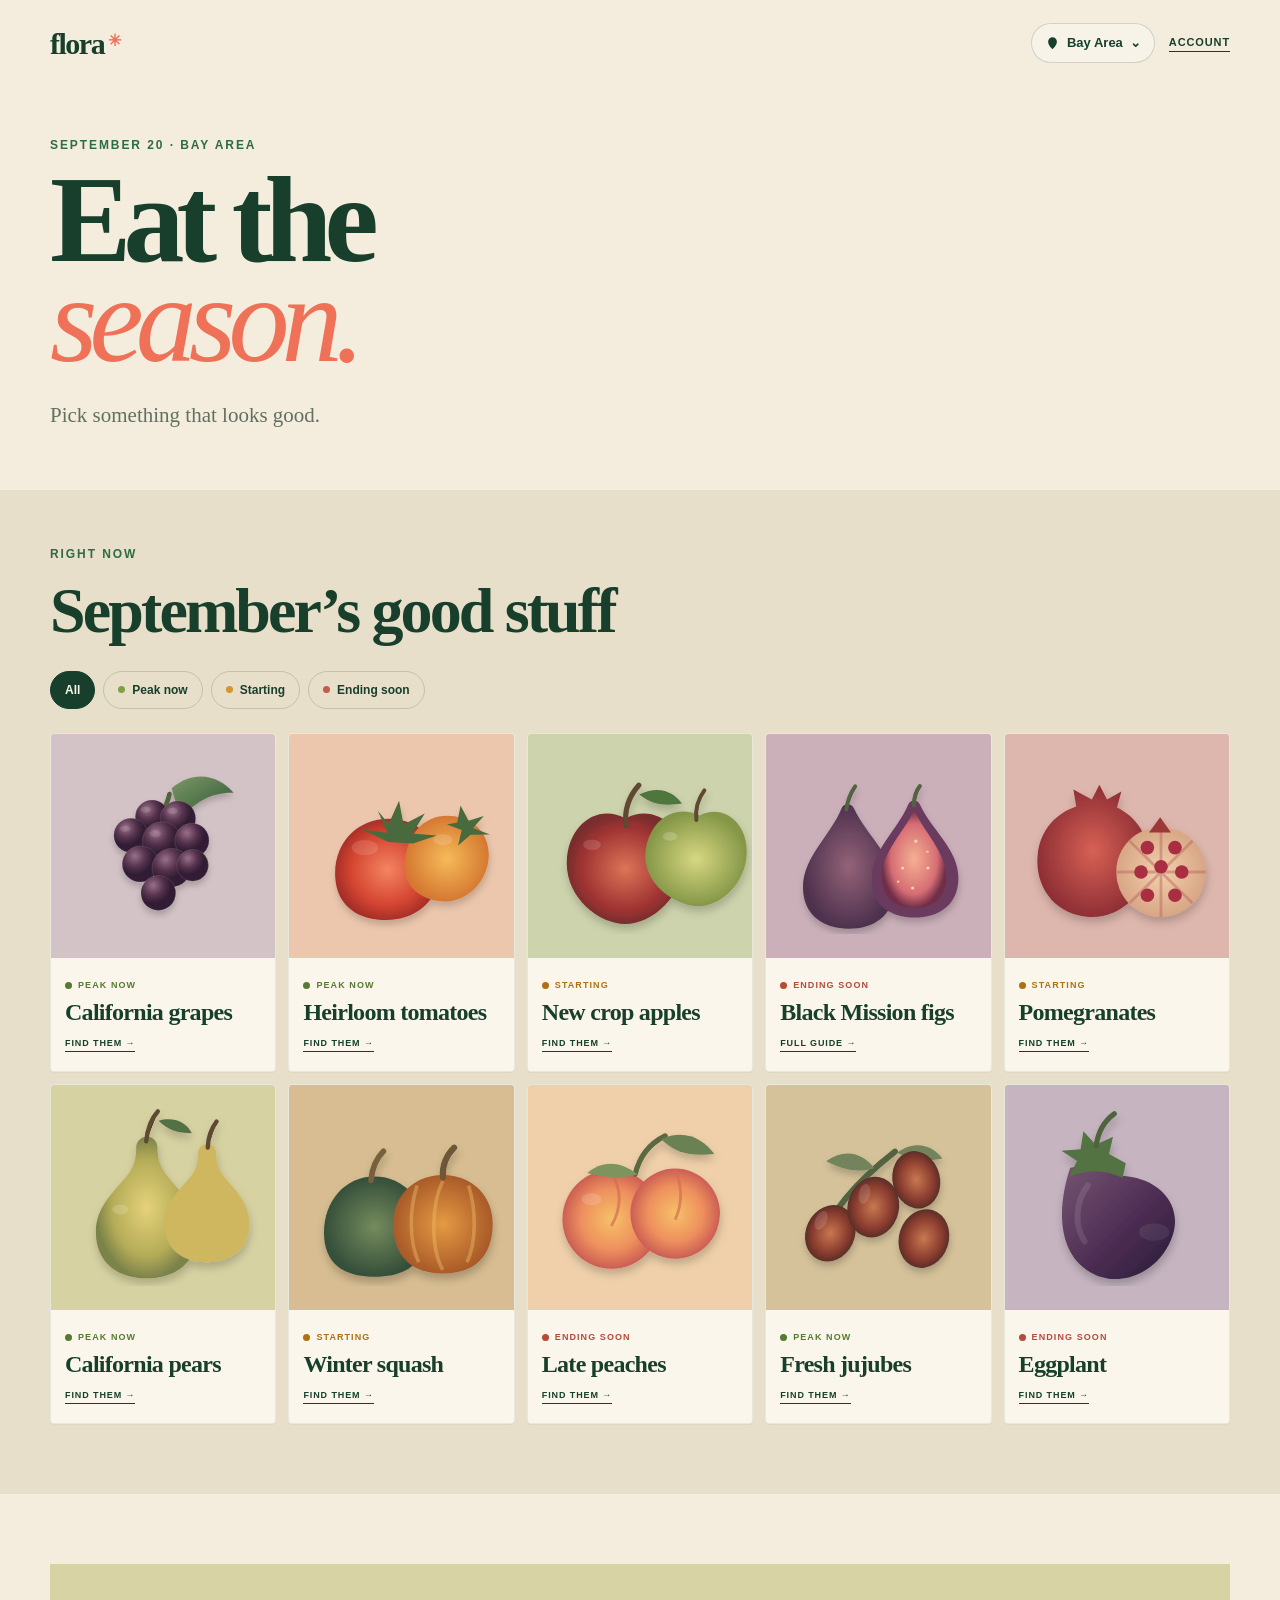
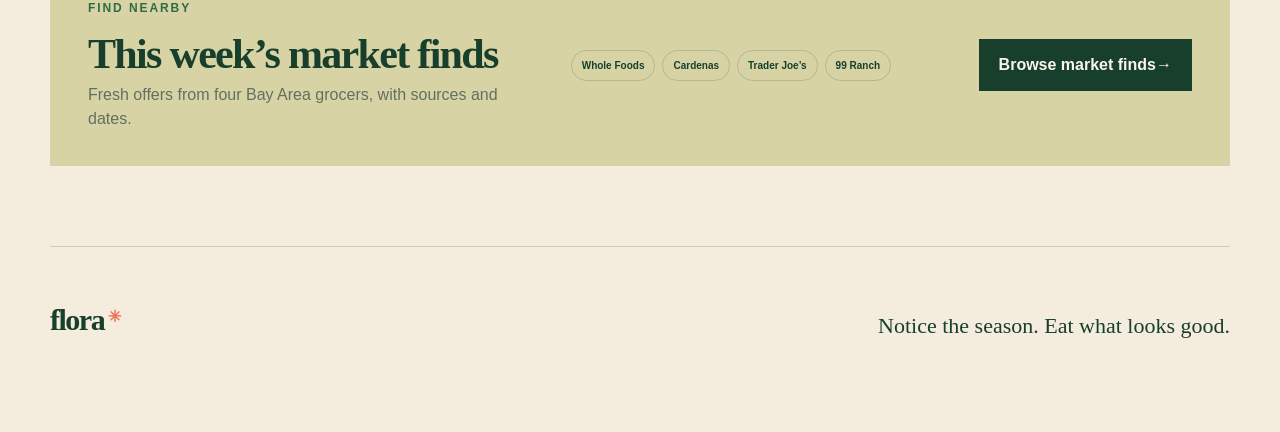
<file: index.html>
<!doctype html>
<html lang="en">
<head>
  <meta charset="utf-8">
  <meta name="viewport" content="width=device-width, initial-scale=1, viewport-fit=cover">
  <meta name="theme-color" content="#f4eddd">
  <meta name="description" content="Flora is a visual field guide to what is good to eat right now.">
  <title>Flora — Eat the season</title>
  <link rel="stylesheet" href="styles.css?v=10">
</head>
<body class="catalog-page">
  <a class="skip-link" href="#seasonal">Skip to seasonal produce</a>
  <header class="site-header shell">
    <a class="wordmark" href="index.html" aria-label="Flora home">flora<span aria-hidden="true">✳</span></a>
    <div class="header-actions"><button class="location-button" type="button" data-location-button aria-haspopup="dialog"><svg aria-hidden="true" viewBox="0 0 24 24"><path d="M12 21s7-6.1 7-12A7 7 0 0 0 5 9c0 5.9 7 12 7 12Zm0-9.2A2.8 2.8 0 1 0 12 6a2.8 2.8 0 0 0 0 5.8Z"/></svg><span>Bay Area</span><span aria-hidden="true">⌄</span></button><a class="account-link" href="account.html" aria-label="Your Flora account">Account</a></div>
  </header>

  <main id="top">
    <section class="catalog-hero shell" aria-labelledby="page-title"><p class="eyebrow"><time datetime="2026-09-20">September 20</time> · Bay Area</p><h1 id="page-title">Eat the<br><em>season.</em></h1><p>Pick something that looks good.</p></section>

    <section class="seasonal-section catalog-season" id="seasonal" aria-labelledby="seasonal-title">
      <div class="section-heading shell"><div><p class="kicker">Right now</p><h2 id="seasonal-title">September’s good stuff</h2></div></div>
      <div class="filter-bar shell" aria-label="Filter seasonal produce">
        <button class="filter-chip is-active" type="button" data-filter="all" aria-pressed="true">All</button>
        <button class="filter-chip" type="button" data-filter="peak" aria-pressed="false"><i class="dot peak"></i>Peak now</button>
        <button class="filter-chip" type="button" data-filter="starting" aria-pressed="false"><i class="dot starting"></i>Starting</button>
        <button class="filter-chip" type="button" data-filter="ending" aria-pressed="false"><i class="dot ending"></i>Ending soon</button>
      </div>
      <div class="produce-grid shell" data-produce-grid>
        <article class="produce-card" data-status="peak"><a href="produce/index.html?id=grape"><div class="produce-image grape-bg"><img src="assets/grapes.svg" alt="Deep purple grapes with green leaves" width="720" height="540"></div><div class="card-copy"><span class="season-tag peak">Peak now</span><h3>California grapes</h3><span class="open-guide">Find them <span aria-hidden="true">→</span></span></div></a></article>
        <article class="produce-card" data-status="peak"><a href="produce/index.html?id=tomato"><div class="produce-image tomato-bg"><img src="assets/tomatoes.svg" alt="Red and golden heirloom tomatoes" width="560" height="440"></div><div class="card-copy"><span class="season-tag peak">Peak now</span><h3>Heirloom tomatoes</h3><span class="open-guide">Find them <span aria-hidden="true">→</span></span></div></a></article>
        <article class="produce-card" data-status="starting"><a href="produce/index.html?id=apple"><div class="produce-image apple-bg"><img src="assets/apples.svg" alt="Red and green new crop apples" width="560" height="440"></div><div class="card-copy"><span class="season-tag starting">Starting</span><h3>New crop apples</h3><span class="open-guide">Find them <span aria-hidden="true">→</span></span></div></a></article>
        <article class="produce-card" data-status="ending"><a href="produce/black-mission-figs.html" aria-label="Open the full Black Mission figs guide"><div class="produce-image fig-bg"><img src="assets/figs.svg" alt="Whole and halved purple figs" width="560" height="440"></div><div class="card-copy"><span class="season-tag ending">Ending soon</span><h3>Black Mission figs</h3><span class="open-guide">Full guide <span aria-hidden="true">→</span></span></div></a></article>
        <article class="produce-card" data-status="starting"><a href="produce/index.html?id=pomegranate"><div class="produce-image pomegranate-bg"><img src="assets/pomegranates.svg" alt="A red pomegranate showing jewel-like seeds" width="560" height="440"></div><div class="card-copy"><span class="season-tag starting">Starting</span><h3>Pomegranates</h3><span class="open-guide">Find them <span aria-hidden="true">→</span></span></div></a></article>
        <article class="produce-card" data-status="peak"><a href="produce/index.html?id=pear"><div class="produce-image pear-bg"><img src="assets/pears.svg" alt="Golden green California pears" width="560" height="440"></div><div class="card-copy"><span class="season-tag peak">Peak now</span><h3>California pears</h3><span class="open-guide">Find them <span aria-hidden="true">→</span></span></div></a></article>
        <article class="produce-card" data-status="starting"><a href="produce/index.html?id=winter-squash"><div class="produce-image squash-bg"><img src="assets/squash.svg" alt="Green, orange and cream winter squash" width="560" height="440"></div><div class="card-copy"><span class="season-tag starting">Starting</span><h3>Winter squash</h3><span class="open-guide">Find them <span aria-hidden="true">→</span></span></div></a></article>
        <article class="produce-card" data-status="ending"><a href="produce/index.html?id=peach"><div class="produce-image peach-bg"><img src="assets/peaches.svg" alt="Ripe yellow peaches with leaves" width="560" height="440"></div><div class="card-copy"><span class="season-tag ending">Ending soon</span><h3>Late peaches</h3><span class="open-guide">Find them <span aria-hidden="true">→</span></span></div></a></article>
        <article class="produce-card" data-status="peak"><a href="produce/index.html?id=jujube"><div class="produce-image jujube-bg"><img src="assets/jujubes.svg" alt="Fresh reddish-brown jujubes with leaves" width="560" height="440"></div><div class="card-copy"><span class="season-tag peak">Peak now</span><h3>Fresh jujubes</h3><span class="open-guide">Find them <span aria-hidden="true">→</span></span></div></a></article>
        <article class="produce-card" data-status="ending"><a href="produce/index.html?id=eggplant"><div class="produce-image eggplant-bg"><img src="assets/eggplant.svg" alt="Glossy purple eggplants with green tops" width="560" height="440"></div><div class="card-copy"><span class="season-tag ending">Ending soon</span><h3>Eggplant</h3><span class="open-guide">Find them <span aria-hidden="true">→</span></span></div></a></article>
      </div>
      <p class="empty-state shell" data-empty-state hidden>No produce matches this view yet.</p>
    </section>

    <section class="market-peek shell" aria-labelledby="market-peek-title"><div><p class="kicker">Find nearby</p><h2 id="market-peek-title">This week’s market finds</h2><p>Fresh offers from four Bay Area grocers, with sources and dates.</p></div><div class="market-peek-list" aria-label="Markets tracked"><span>Whole Foods</span><span>Cardenas</span><span>Trader Joe’s</span><span>99 Ranch</span></div><a class="solid-button" href="markets.html">Browse market finds <span aria-hidden="true">→</span></a></section>
  </main>

  <footer class="site-footer shell"><a class="wordmark" href="#top">flora<span aria-hidden="true">✳</span></a><p>Notice the season. Eat what looks good.</p></footer>
  <nav class="mobile-nav" aria-label="Primary">
    <a class="is-active" href="index.html" aria-current="page"><svg aria-hidden="true" viewBox="0 0 24 24"><path d="M4 10.5 12 4l8 6.5V20h-6v-6h-4v6H4v-9.5Z"/></svg><span>Season</span></a>
    <a href="markets.html"><svg aria-hidden="true" viewBox="0 0 24 24"><path d="M11 19a8 8 0 1 1 5.3-2l4.4 4.3-1.4 1.4-4.3-4.4A8 8 0 0 1 11 19Zm0-2a6 6 0 1 0 0-12 6 6 0 0 0 0 12Z"/></svg><span>Find</span></a>
    <button type="button" class="spot-nav" data-spot-button><span class="spot-circle">＋</span><span>Spot</span></button>
    <a href="produce/black-mission-figs.html#eat"><svg aria-hidden="true" viewBox="0 0 24 24"><path d="M7 3h2v7a3 3 0 0 1-2 2.8V21H5v-8.2A3 3 0 0 1 3 10V3h2v6h2V3Zm8 0c3.3 0 6 2.7 6 6v4h-4v8h-2V3Z"/></svg><span>Eat</span></a>
    <a href="produce/black-mission-figs.html#grow"><svg aria-hidden="true" viewBox="0 0 24 24"><path d="M12 21h-2v-8.1C6.3 12.4 4 10 4 6V4h2c3.2 0 5.3 1.4 6.4 3.7C13.7 5.4 16 4 20 4v2c0 4.6-2.9 7-8 7v8Z"/></svg><span>Grow</span></a>
  </nav>

  <dialog class="spot-dialog" data-spot-dialog aria-labelledby="spot-title">
    <form method="dialog" class="dialog-card">
      <button class="dialog-close" value="cancel" aria-label="Close">×</button>
      <div data-sighting-editor>
        <p class="kicker">Add to the living season</p>
        <h2 id="spot-title">What did you spot?</h2>
        <p>Start with a photo. Flora can label what it sees and read a visible price.</p>
        <label>Food or variety <span>(optional with a photo)</span><input name="food" autocomplete="off" placeholder="Flora can identify this"></label>
        <div class="form-row"><label class="place-field">Market or place <span>(optional)</span><input name="place" autocomplete="off" placeholder="Start typing a market" role="combobox" aria-autocomplete="list" aria-expanded="false" aria-controls="place-suggestions"><span class="place-hint">Market suggestions appear as you type.</span><ul class="place-suggestions" id="place-suggestions" data-place-suggestions role="listbox" hidden></ul></label><label>Farm or vendor <span>(optional)</span><input name="farm" autocomplete="organization" placeholder="Farm stand or grower"></label></div>
        <div class="form-row"><label>Date spotted<input name="observed-date" type="date" required><span class="date-hint">Flora uses the photo date when available.</span></label><label>Price <span>(optional)</span><input name="price" inputmode="decimal" placeholder="Flora can read the sign"></label></div>
        <fieldset class="photo-fieldset">
          <legend>Photo evidence <span>(optional)</span></legend>
          <div class="photo-actions" data-photo-actions>
            <label class="photo-action camera-action"><svg aria-hidden="true" viewBox="0 0 24 24"><path d="M9 4 7.5 6H4a2 2 0 0 0-2 2v10a2 2 0 0 0 2 2h16a2 2 0 0 0 2-2V8a2 2 0 0 0-2-2h-3.5L15 4H9Zm3 13a4 4 0 1 1 0-8 4 4 0 0 1 0 8Z"/></svg><span>Take photo</span><input type="file" accept="image/*" capture="environment" data-photo-camera></label>
            <label class="photo-action"><svg aria-hidden="true" viewBox="0 0 24 24"><path d="M4 4h16a2 2 0 0 1 2 2v12a2 2 0 0 1-2 2H4a2 2 0 0 1-2-2V6a2 2 0 0 1 2-2Zm1 13h14l-4.5-6-3.5 4.5-2.5-3L5 17Zm2-7a2 2 0 1 0 0-4 2 2 0 0 0 0 4Z"/></svg><span>Photo library</span><input type="file" accept="image/*" data-photo-library></label>
          </div>
          <figure class="photo-preview" data-photo-preview hidden><img alt="Selected sighting preview" data-photo-preview-image><figcaption><span data-photo-name></span><button type="button" data-remove-photo>Remove</button></figcaption></figure>
          <p class="photo-note">Before upload, Flora makes a clean copy without embedded photo metadata.</p>
        </fieldset>
        <div class="location-consent">
          <button class="outline-button location-consent-button" type="button" data-use-location><svg aria-hidden="true" viewBox="0 0 24 24"><path d="M12 21s7-6.1 7-12A7 7 0 0 0 5 9c0 5.9 7 12 7 12Zm0-9.2A2.8 2.8 0 1 0 12 6a2.8 2.8 0 0 0 0 5.8Z"/></svg><span data-location-label>Add current location</span></button>
          <p>Optional. Exact coordinates stay private; public views use a broad area or named market.</p>
        </div>
        <button class="solid-button" type="button" data-save-sighting>Identify &amp; review</button>
        <p class="form-note" role="status" aria-live="polite" data-form-status></p>
        <section class="analysis-result" data-analysis-result hidden aria-live="polite"><p class="kicker">Flora found</p><ul data-analysis-items></ul><p data-analysis-place></p></section>
      </div>
      <section class="sighting-complete" data-sighting-complete hidden aria-live="polite">
        <p class="kicker">Sent to Flora</p>
        <h2 data-complete-title>Sighting submitted</h2>
        <figure data-complete-photo hidden><img alt="Saved sighting" data-complete-image></figure>
        <p class="complete-meta" data-complete-meta></p>
        <button class="solid-button" type="button" data-view-market-finds>See your submissions</button>
        <button class="outline-button" type="button" data-add-another>Add another</button>
      </section>
    </form>
  </dialog>
  <dialog class="location-dialog" data-location-dialog aria-labelledby="location-title"><form method="dialog" class="dialog-card compact"><button class="dialog-close" value="cancel" aria-label="Close">×</button><p class="kicker">Your seasonal region</p><h2 id="location-title">Bay Area, California</h2><p>The calendar is tuned for Northern California.</p><button class="solid-button" value="close">Sounds good</button></form></dialog>
  <dialog class="produce-dialog" data-produce-dialog aria-labelledby="produce-dialog-title"><form method="dialog" class="dialog-card compact"><button class="dialog-close" value="cancel" aria-label="Close">×</button><p class="kicker">September field note</p><h2 id="produce-dialog-title" data-produce-dialog-title>In season</h2><p data-produce-dialog-copy></p><button class="solid-button" value="close">Keep browsing</button></form></dialog>
  <script src="scripts/config.js?v=10"></script>
  <script src="scripts/app.js?v=10" defer></script>
</body>
</html>
</file>
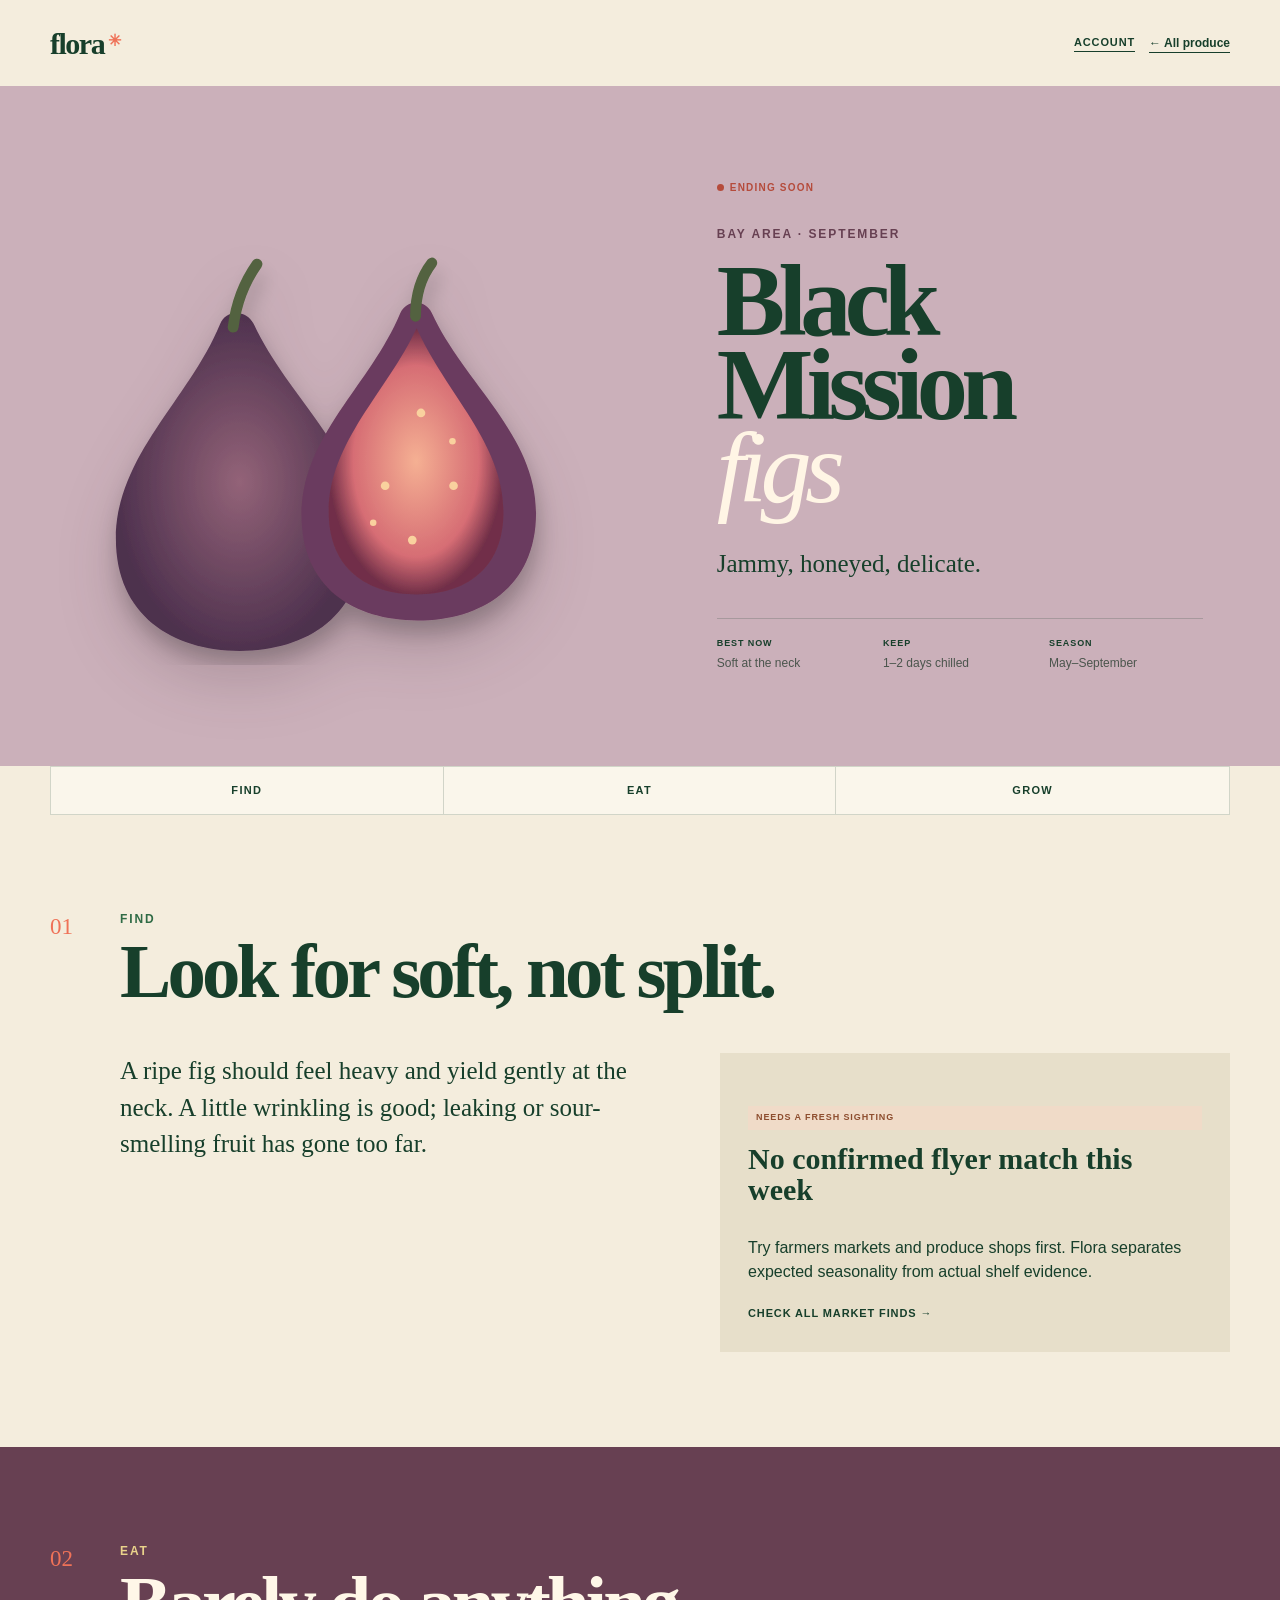
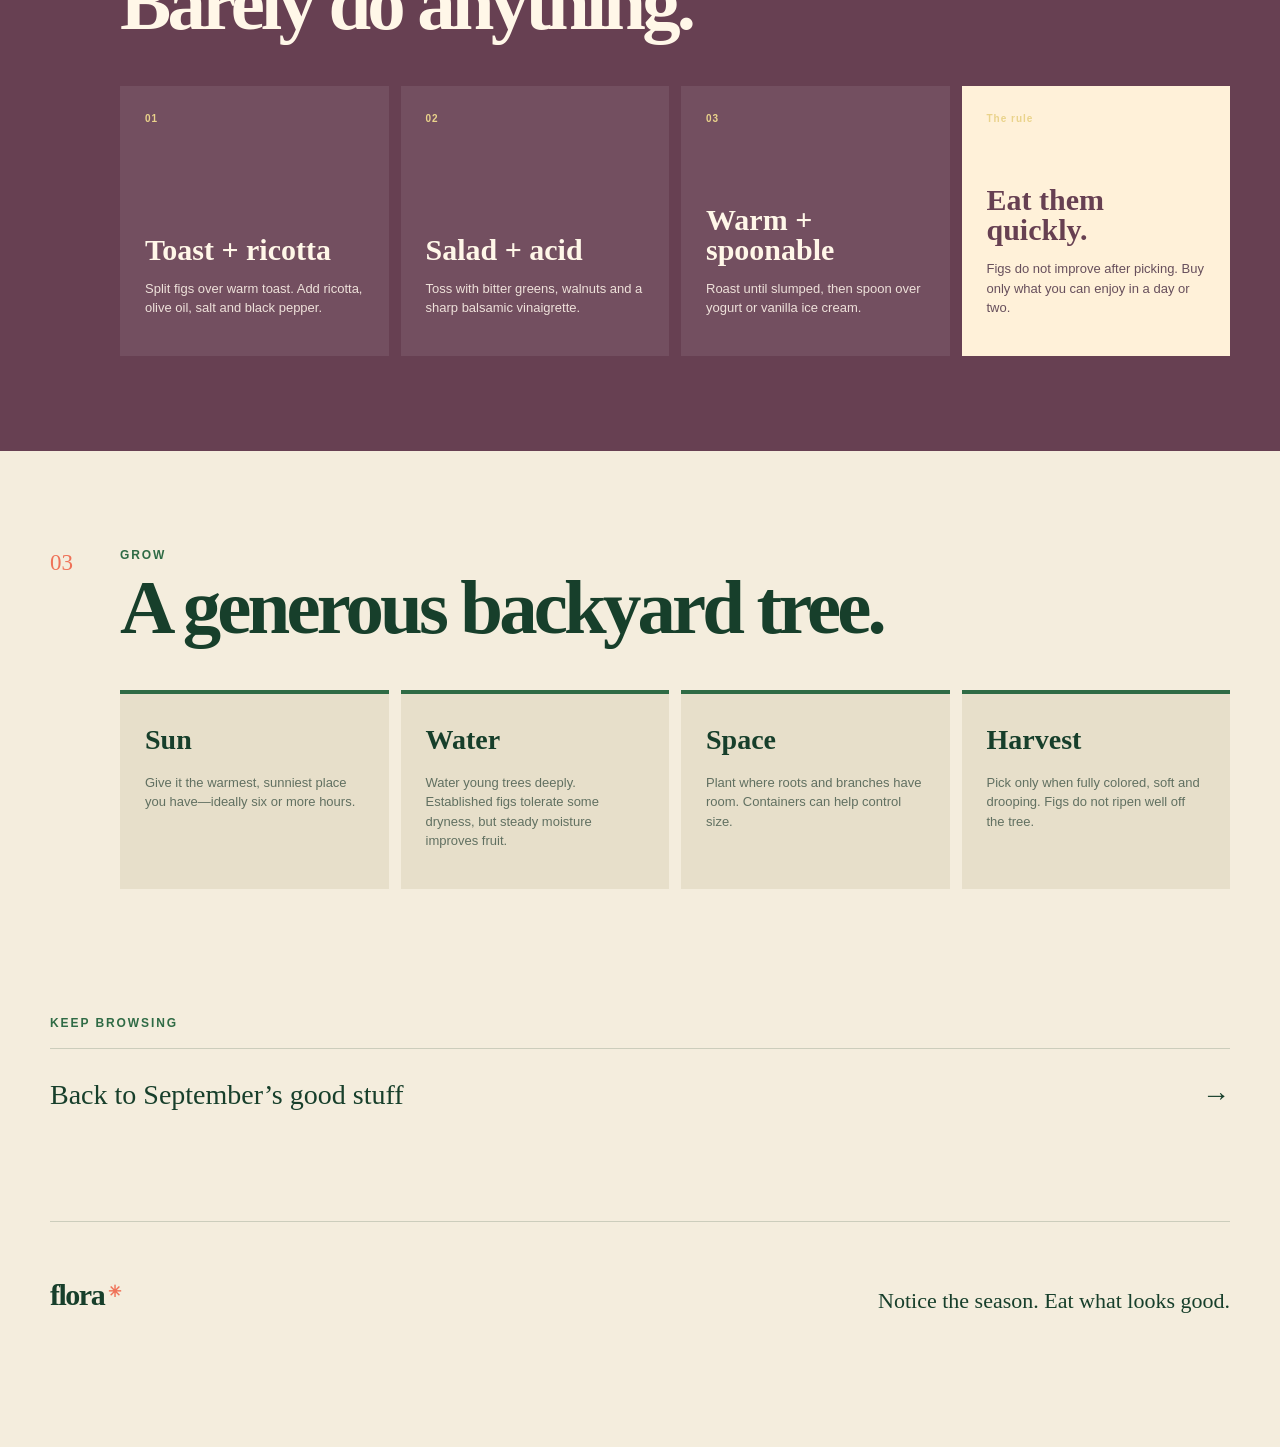
<file: produce/black-mission-figs.html>
<!doctype html>
<html lang="en">
<head>
  <meta charset="utf-8">
  <meta name="viewport" content="width=device-width, initial-scale=1, viewport-fit=cover">
  <meta name="theme-color" content="#cbb0ba">
  <meta name="description" content="Find, eat and grow Black Mission figs in the Bay Area.">
  <title>Black Mission figs — Flora</title>
  <link rel="stylesheet" href="../styles.css?v=10">
</head>
<body class="detail-page">
  <header class="site-header shell"><a class="wordmark" href="../index.html">flora<span aria-hidden="true">✳</span></a><div class="header-actions"><a class="account-link" href="../account.html">Account</a><a class="back-link" href="../index.html#seasonal">← All produce</a></div></header>
  <main>
    <section class="produce-hero">
      <div class="produce-hero-art"><img src="../assets/figs.svg" alt="Whole and halved Black Mission figs" width="800" height="640"></div>
      <div class="produce-hero-copy"><span class="season-tag ending">Ending soon</span><p class="eyebrow">Bay Area · September</p><h1>Black Mission<br><em>figs</em></h1><p class="flavor-line">Jammy, honeyed, delicate.</p><div class="quick-facts"><span><b>Best now</b>Soft at the neck</span><span><b>Keep</b>1–2 days chilled</span><span><b>Season</b>May–September</span></div></div>
    </section>

    <nav class="detail-tabs shell" aria-label="Black Mission fig guide"><a href="#find">Find</a><a href="#eat">Eat</a><a href="#grow">Grow</a></nav>

    <section class="detail-section find-detail shell" id="find" aria-labelledby="find-title">
      <div class="detail-heading"><span>01</span><div><p class="kicker">Find</p><h2 id="find-title">Look for soft, not split.</h2></div></div>
      <div class="detail-content"><div class="detail-lead"><p>A ripe fig should feel heavy and yield gently at the neck. A little wrinkling is good; leaking or sour-smelling fruit has gone too far.</p></div><div class="sighting-card"><p class="evidence indexed">Needs a fresh sighting</p><h3>No confirmed flyer match this week</h3><p>Try farmers markets and produce shops first. Flora separates expected seasonality from actual shelf evidence.</p><a href="../markets.html">Check all market finds →</a></div></div>
    </section>

    <section class="detail-section eat-detail" id="eat" aria-labelledby="eat-title"><div class="shell"><div class="detail-heading"><span>02</span><div><p class="kicker">Eat</p><h2 id="eat-title">Barely do anything.</h2></div></div><div class="eat-grid"><article><b>01</b><h3>Toast + ricotta</h3><p>Split figs over warm toast. Add ricotta, olive oil, salt and black pepper.</p></article><article><b>02</b><h3>Salad + acid</h3><p>Toss with bitter greens, walnuts and a sharp balsamic vinaigrette.</p></article><article><b>03</b><h3>Warm + spoonable</h3><p>Roast until slumped, then spoon over yogurt or vanilla ice cream.</p></article><article class="eat-rule"><b>The rule</b><h3>Eat them quickly.</h3><p>Figs do not improve after picking. Buy only what you can enjoy in a day or two.</p></article></div></div></section>

    <section class="detail-section grow-detail shell" id="grow" aria-labelledby="grow-title"><div class="detail-heading"><span>03</span><div><p class="kicker">Grow</p><h2 id="grow-title">A generous backyard tree.</h2></div></div><div class="grow-grid"><div><h3>Sun</h3><p>Give it the warmest, sunniest place you have—ideally six or more hours.</p></div><div><h3>Water</h3><p>Water young trees deeply. Established figs tolerate some dryness, but steady moisture improves fruit.</p></div><div><h3>Space</h3><p>Plant where roots and branches have room. Containers can help control size.</p></div><div><h3>Harvest</h3><p>Pick only when fully colored, soft and drooping. Figs do not ripen well off the tree.</p></div></div></section>

    <aside class="next-produce shell"><p class="kicker">Keep browsing</p><a href="../index.html#seasonal"><span>Back to September’s good stuff</span><b aria-hidden="true">→</b></a></aside>
  </main>
  <footer class="site-footer shell"><a class="wordmark" href="../index.html">flora<span aria-hidden="true">✳</span></a><p>Notice the season. Eat what looks good.</p></footer>
  <nav class="mobile-nav" aria-label="Primary"><a href="../index.html"><svg aria-hidden="true" viewBox="0 0 24 24"><path d="M4 10.5 12 4l8 6.5V20h-6v-6h-4v6H4v-9.5Z"/></svg><span>Season</span></a><a href="../markets.html"><svg aria-hidden="true" viewBox="0 0 24 24"><path d="M11 19a8 8 0 1 1 5.3-2l4.4 4.3-1.4 1.4-4.3-4.4A8 8 0 0 1 11 19Zm0-2a6 6 0 1 0 0-12 6 6 0 0 0 0 12Z"/></svg><span>Find</span></a><a class="spot-nav" href="../index.html#spot"><span class="spot-circle">＋</span><span>Spot</span></a><a class="is-active" href="#eat"><svg aria-hidden="true" viewBox="0 0 24 24"><path d="M7 3h2v7a3 3 0 0 1-2 2.8V21H5v-8.2A3 3 0 0 1 3 10V3h2v6h2V3Zm8 0c3.3 0 6 2.7 6 6v4h-4v8h-2V3Z"/></svg><span>Eat</span></a><a href="#grow"><svg aria-hidden="true" viewBox="0 0 24 24"><path d="M12 21h-2v-8.1C6.3 12.4 4 10 4 6V4h2c3.2 0 5.3 1.4 6.4 3.7C13.7 5.4 16 4 20 4v2c0 4.6-2.9 7-8 7v8Z"/></svg><span>Grow</span></a></nav>
</body>
</html>
</file>
<file: styles.css>
:root{--cream:#f4eddd;--paper:#faf6eb;--ink:#173f2b;--muted:#617061;--line:rgba(23,63,43,.18);--leaf:#2f6b45;--lime:#c8d88b;--coral:#ef7258;--gold:#d9a83f;--plum:#674052;--shadow:0 18px 45px rgba(30,48,31,.12);--serif:Georgia,"Times New Roman",serif;--sans:ui-sans-serif,-apple-system,BlinkMacSystemFont,"Segoe UI",sans-serif}
*{box-sizing:border-box}html{scroll-behavior:smooth;scroll-padding-top:80px}body{margin:0;background:var(--cream);color:var(--ink);font-family:var(--sans);line-height:1.5;-webkit-font-smoothing:antialiased}img{display:block;max-width:100%}a{color:inherit;text-decoration:none}button,input{font:inherit}.shell{width:min(1180px,calc(100% - 40px));margin-inline:auto}.skip-link{position:fixed;top:10px;left:10px;z-index:1000;transform:translateY(-150%);padding:10px 14px;background:var(--ink);color:white;border-radius:4px}.skip-link:focus{transform:none}
.site-header{height:86px;display:flex;align-items:center;justify-content:space-between}.wordmark{font-family:var(--serif);font-weight:700;font-size:30px;letter-spacing:-1.5px}.wordmark span{display:inline-block;margin-left:4px;color:var(--coral);font-size:16px;transform:translateY(-8px)}.location-button{display:flex;align-items:center;gap:7px;border:1px solid var(--line);border-radius:999px;background:rgba(255,255,255,.32);color:var(--ink);padding:9px 13px;font-size:13px;font-weight:700;cursor:pointer}.location-button svg{width:15px;height:15px;fill:currentColor}
.hero{padding:80px 0 76px;display:grid;grid-template-columns:1fr .72fr;column-gap:80px;align-items:end}.hero .eyebrow{grid-column:1/-1}.eyebrow,.kicker{margin:0 0 16px;text-transform:uppercase;letter-spacing:.16em;font-size:12px;font-weight:800;color:var(--leaf)}h1,h2,h3,p{margin-top:0}.hero h1{font-family:var(--serif);font-size:clamp(66px,9vw,128px);line-height:.82;letter-spacing:-.065em;margin:0}.hero h1 em{font-weight:400;color:var(--coral)}.intro{font-family:var(--serif);font-size:clamp(19px,2.2vw,28px);line-height:1.38;color:#3f5948;margin:0 0 34px}.status-summary{grid-column:2;display:grid;grid-template-columns:repeat(3,1fr);border-top:1px solid var(--line)}.status-summary a{padding:16px 6px 0;transition:transform .2s}.status-summary a:hover{transform:translateY(-3px)}.status-summary strong,.status-summary span{display:block}.status-summary strong{font-family:var(--serif);font-size:27px}.status-summary span{font-size:11px;text-transform:uppercase;letter-spacing:.08em;color:var(--muted)}
.seasonal-section{padding:66px 0 86px;background:#e7dfca}.section-heading{display:flex;justify-content:space-between;align-items:end}.section-heading h2,.three-ways h2,.season-note h2,.meal-card h2{font-family:var(--serif);font-size:clamp(38px,5vw,64px);line-height:1;letter-spacing:-.045em;margin-bottom:0}.text-button{border:0;border-bottom:1px solid currentColor;background:none;color:var(--ink);padding:2px 0;font-weight:700;cursor:pointer}.filter-bar{display:flex;gap:8px;overflow-x:auto;padding-top:28px;padding-bottom:24px;scrollbar-width:none}.filter-chip{flex:none;display:flex;align-items:center;gap:7px;border:1px solid var(--line);border-radius:999px;background:transparent;color:var(--ink);padding:9px 14px;font-size:12px;font-weight:750;cursor:pointer}.filter-chip.is-active{background:var(--ink);color:var(--paper);border-color:var(--ink)}.dot{width:7px;height:7px;border-radius:50%;background:currentColor}.dot.peak{color:#80a047}.dot.starting{color:#d3952c}.dot.ending{color:#c95948}
.produce-grid{display:grid;grid-template-columns:repeat(3,1fr);gap:18px}.produce-card{min-width:0;background:var(--paper);border:1px solid rgba(23,63,43,.08);border-radius:4px;overflow:hidden;box-shadow:0 1px 0 rgba(23,63,43,.04);transition:transform .28s,box-shadow .28s}.produce-card:hover{transform:translateY(-5px);box-shadow:var(--shadow)}.produce-card.feature{grid-column:span 2;grid-row:span 2}.produce-image{aspect-ratio:1.28;overflow:hidden}.feature .produce-image{aspect-ratio:1.62}.produce-image img{width:100%;height:100%;object-fit:contain;transition:transform .45s}.produce-card:hover img{transform:scale(1.04) rotate(-1deg)}.grape-bg{background:#d3c3c7}.tomato-bg{background:#ecc7ad}.apple-bg{background:#cdd3ac}.fig-bg{background:#cbb0ba}.pomegranate-bg{background:#ddb6ad}.pear-bg{background:#d7d2a2}.squash-bg{background:#d7bd91}.peach-bg{background:#efd0aa}.jujube-bg{background:#d5c29a}.eggplant-bg{background:#c6b5c1}.card-copy{padding:20px}.feature .card-copy{padding:25px 28px 30px}.season-tag{display:inline-flex;align-items:center;gap:6px;text-transform:uppercase;font-size:10px;font-weight:850;letter-spacing:.12em;margin-bottom:10px}.season-tag:before{content:"";width:7px;height:7px;background:currentColor;border-radius:50%}.season-tag.peak{color:#557a31}.season-tag.starting{color:#ad7111}.season-tag.ending{color:#b54b3b}.card-copy h3{font-family:var(--serif);font-size:clamp(23px,2.2vw,35px);line-height:1.05;letter-spacing:-.03em;margin-bottom:8px}.feature .card-copy h3{font-size:clamp(32px,4vw,54px)}.card-copy p{color:var(--muted);margin-bottom:15px;font-size:14px}.season-window,.card-link{font-size:11px;text-transform:uppercase;letter-spacing:.1em;font-weight:800}.card-link{border-bottom:1px solid currentColor}.produce-card[hidden]{display:none}.empty-state{font-family:var(--serif);font-size:24px;padding:50px 0}
.market-section{padding:84px 0 92px;background:var(--ink);color:var(--paper)}.market-heading{display:flex;justify-content:space-between;gap:50px;align-items:end}.market-heading>div{max-width:760px}.market-heading .kicker{color:#cfda92}.market-heading h2{font-family:var(--serif);font-size:clamp(44px,6vw,76px);line-height:.95;letter-spacing:-.05em;margin-bottom:18px}.market-intro{max-width:690px;color:#c5d0c4;font-family:var(--serif);font-size:19px}.freshness{flex:none;font-size:11px;text-transform:uppercase;letter-spacing:.11em;color:#c5d0c4;margin:0 0 8px}.freshness span{display:inline-block;width:8px;height:8px;border-radius:50%;background:#cfda92;margin-right:7px;box-shadow:0 0 0 4px rgba(207,218,146,.12)}.market-filters{display:flex;gap:8px;overflow-x:auto;padding-top:31px;padding-bottom:25px;scrollbar-width:none}.market-chip{flex:none;border:1px solid rgba(250,246,235,.25);border-radius:999px;background:transparent;color:var(--paper);padding:9px 14px;font-size:12px;font-weight:750;cursor:pointer}.market-chip.is-active{background:var(--paper);color:var(--ink);border-color:var(--paper)}.market-grid{display:grid;grid-template-columns:repeat(3,1fr);gap:12px}.market-card{min-width:0;min-height:340px;display:flex;flex-direction:column;padding:21px;background:#f7f1e4;color:var(--ink);border-top:7px solid #7b9a6f}.market-card.cardenas{border-color:#e0754f}.market-card.trader-joes{border-color:#b85748}.market-card.ranch{border-color:#d2a43e}.market-brand{display:flex;align-items:center;gap:11px}.market-mark{width:38px;height:38px;flex:none;display:grid;place-items:center;border:1px solid var(--line);border-radius:50%;font-family:var(--serif);font-size:15px;font-weight:800}.market-brand strong,.market-brand small{display:block}.market-brand strong{font-size:13px}.market-brand small{font-size:10px;color:var(--muted);margin-top:1px}.evidence{align-self:flex-start;margin:25px 0 13px;padding:5px 8px;background:#dce6d7;color:#386043;text-transform:uppercase;letter-spacing:.1em;font-size:9px;font-weight:850}.evidence.indexed{background:#f0dbc8;color:#8d4d2e}.evidence.featured{background:#ead6d2;color:#88483d}.market-card h3{font-family:var(--serif);font-size:31px;line-height:1.02;letter-spacing:-.035em;margin-bottom:19px}.market-price{margin:0}.market-price strong,.market-price span{display:block}.market-price strong{font-family:var(--serif);font-size:29px}.market-price span{font-size:10px;text-transform:uppercase;letter-spacing:.1em;color:var(--muted);font-weight:750}.regular-price{font-size:11px;color:var(--muted);margin:8px 0 22px}.market-card>a{margin-top:auto;font-size:11px;text-transform:uppercase;letter-spacing:.09em;font-weight:850;border-top:1px solid var(--line);padding-top:13px}.market-card[hidden]{display:none}.market-note{margin-top:24px;padding:17px 19px;border:1px solid rgba(250,246,235,.2);font-size:12px;color:#c5d0c4}.market-note strong{color:var(--paper)}
.market-card.community{border-color:#9ab18a;padding:0 21px 21px;overflow:hidden}.market-card-photo{height:170px;margin:0 -21px 18px;overflow:hidden;background:#dce6d7}.market-card-photo img{width:100%;height:100%;object-fit:cover}.market-card.community .evidence{margin-top:20px}.community-evidence{background:#dce6d7;color:#386043}.market-source-note{margin-top:auto;padding-top:13px;border-top:1px solid var(--line);font-size:11px;font-weight:850;text-transform:uppercase;letter-spacing:.09em}.market-chip[hidden]{display:none}
.market-load-status{display:flex;align-items:center;justify-content:space-between;gap:18px;margin-top:-8px;margin-bottom:18px;padding:12px 15px;border:1px solid rgba(250,246,235,.25);color:#e8e4d6;font-size:11px}.market-load-status[hidden]{display:none}.market-load-status button{border:0;border-bottom:1px solid currentColor;background:none;color:#cfda92;padding:0;font:inherit;font-weight:800;cursor:pointer}
.season-note{display:grid;grid-template-columns:110px 1fr auto;gap:34px;align-items:center;padding-top:90px;padding-bottom:90px}.season-glyph{width:90px;height:90px;border-radius:50%;display:grid;place-items:center;background:var(--coral);color:var(--cream);font-size:38px}.season-note h2{font-size:clamp(34px,4.5vw,58px);margin-bottom:15px}.season-note p:not(.kicker){max-width:700px;color:var(--muted);margin-bottom:0}.outline-button,.solid-button{display:inline-flex;justify-content:center;border:1px solid var(--ink);background:transparent;color:var(--ink);padding:13px 19px;font-weight:800;cursor:pointer}.solid-button{background:var(--ink);color:var(--paper)}
.three-ways{padding:80px 0 110px;border-top:1px solid var(--line)}.three-ways>h2{max-width:620px;margin-bottom:42px}.ways-grid{display:grid;grid-template-columns:repeat(3,1fr);gap:15px}.way-card{min-height:340px;padding:26px;display:flex;flex-direction:column;border-radius:4px;transition:transform .25s}.way-card:hover{transform:translateY(-5px)}.way-card.find{background:#d8d3a5}.way-card.eat{background:#df9f7d}.way-card.grow{background:#9ab18a}.way-number{font-size:11px;letter-spacing:.12em}.way-card h3{font-family:var(--serif);font-size:60px;letter-spacing:-.05em;margin:auto 0 10px}.way-card p{font-family:var(--serif);font-size:18px;max-width:280px}.way-card>span:last-child{font-size:12px;text-transform:uppercase;letter-spacing:.09em;font-weight:850}
.story-band{background:var(--plum);color:#fff7e8}.story-inner{display:grid;grid-template-columns:1fr 1fr;align-items:center;min-height:640px}.story-art{align-self:stretch;display:grid;place-items:center;overflow:hidden}.story-art img{width:min(600px,110%);filter:drop-shadow(0 25px 30px rgba(0,0,0,.2))}.story-copy{padding:80px 40px}.story-copy .eyebrow{color:#ead38b}.story-copy h2{font-family:var(--serif);font-size:clamp(48px,6vw,82px);line-height:.95;letter-spacing:-.05em;margin-bottom:24px}.story-copy>p:not(.eyebrow){font-family:var(--serif);font-size:19px;color:#eee1da;max-width:510px}.story-meta{display:flex;flex-wrap:wrap;gap:10px;margin:30px 0}.story-meta span{border:1px solid rgba(255,255,255,.3);padding:7px 10px;font-size:11px;text-transform:uppercase;letter-spacing:.09em}.story-copy .solid-button{background:#fff3dc;color:var(--plum);border-color:#fff3dc}
.meal-card{margin-top:100px;margin-bottom:120px;display:grid;grid-template-columns:.9fr 1.1fr;background:#d9c78f;overflow:hidden}.meal-copy{padding:60px}.meal-copy h2{font-size:clamp(42px,5.3vw,72px);margin-bottom:24px}.meal-copy>p:not(.kicker){font-family:var(--serif);font-size:18px}.meal-note{font-family:var(--sans)!important;font-size:11px!important;text-transform:uppercase;letter-spacing:.12em;font-weight:800;margin-top:45px}.meal-art{display:grid;place-items:center;background:#b8c49c;min-height:520px}.meal-art img{width:94%}
.site-footer{padding:50px 0 130px;border-top:1px solid var(--line);display:grid;grid-template-columns:1fr 1fr;gap:10px;align-items:end}.site-footer p{font-family:var(--serif);font-size:22px;margin:0;text-align:right}.site-footer small{grid-column:1/-1;color:var(--muted);margin-top:25px}.mobile-nav{display:none}
dialog{border:0;padding:0;background:transparent;color:var(--ink);max-width:none}dialog::backdrop{background:rgba(17,45,31,.64);backdrop-filter:blur(6px)}.dialog-card{position:relative;width:min(560px,calc(100vw - 28px));background:var(--paper);padding:42px;border-radius:5px;box-shadow:var(--shadow)}.dialog-card.compact{width:min(470px,calc(100vw - 28px))}.dialog-card h2{font-family:var(--serif);font-size:43px;line-height:1;margin:0 0 14px}.dialog-card>p:not(.kicker):not(.form-note){color:var(--muted)}.dialog-close{position:absolute;right:16px;top:12px;border:0;background:transparent;color:var(--ink);font-size:30px;cursor:pointer}.dialog-card label{display:block;font-size:12px;font-weight:800;margin:18px 0}.dialog-card label span{font-weight:500;color:var(--muted)}.dialog-card input{display:block;width:100%;margin-top:7px;padding:12px 13px;border:1px solid var(--line);background:white;color:var(--ink);border-radius:0}.form-row{display:grid;grid-template-columns:1fr 1fr;gap:12px}.photo-placeholder{display:grid!important;place-items:center;height:82px;margin-top:7px;border:1px dashed var(--line);background:white;color:var(--leaf)!important}.dialog-card .solid-button{width:100%}.form-note{margin:12px 0 0;min-height:18px;font-size:12px;color:var(--leaf)}
@media(max-width:800px){.shell{width:min(100% - 28px,650px)}.site-header{height:70px}.wordmark{font-size:27px}.location-button{padding:8px 11px}.hero{padding:55px 0 52px;display:block}.hero h1{font-size:clamp(65px,21vw,105px);margin-bottom:30px}.intro{font-size:19px;max-width:520px}.status-summary{display:grid;margin-top:28px}.seasonal-section{padding:52px 0 70px}.section-heading{align-items:center}.section-heading h2{font-size:42px}.section-heading .kicker{margin-bottom:10px}.filter-bar{width:100%;padding-left:14px;padding-right:14px}.produce-grid{grid-template-columns:1fr 1fr;gap:10px}.produce-card.feature{grid-column:1/-1;grid-row:auto}.feature .produce-image{aspect-ratio:1.3}.card-copy,.feature .card-copy{padding:16px}.card-copy h3,.feature .card-copy h3{font-size:25px}.card-copy p{font-size:12px;margin-bottom:10px}.season-window{font-size:9px}.market-section{padding:66px 0 72px}.market-heading{display:block}.market-heading h2{font-size:50px}.market-intro{font-size:17px}.freshness{margin-top:22px}.market-filters{width:100%;padding-left:14px;padding-right:14px}.market-grid{grid-template-columns:1fr 1fr}.market-card{min-height:325px}.season-note{grid-template-columns:58px 1fr;padding:65px 0;gap:18px}.season-glyph{width:58px;height:58px;font-size:27px}.season-note .outline-button{grid-column:2;justify-self:start}.ways-grid{grid-template-columns:1fr}.way-card{min-height:270px}.story-inner{display:block}.story-art{height:370px}.story-copy{padding:55px 0 80px}.meal-card{width:calc(100% - 28px);display:flex;flex-direction:column-reverse;margin:70px auto 90px}.meal-copy{padding:34px 24px 38px}.meal-art{min-height:310px}.site-footer{display:block;padding-bottom:125px}.site-footer p{text-align:left;margin:20px 0}.mobile-nav{position:fixed;z-index:50;left:0;right:0;bottom:0;padding:7px 7px calc(7px + env(safe-area-inset-bottom));display:grid;grid-template-columns:repeat(5,1fr);background:rgba(250,246,235,.94);border-top:1px solid var(--line);backdrop-filter:blur(15px)}.mobile-nav a,.mobile-nav button{border:0;background:none;color:#6e796f;display:flex;flex-direction:column;align-items:center;gap:1px;font-size:10px;font-weight:700;padding:4px}.mobile-nav .is-active{color:var(--ink)}.mobile-nav svg{width:22px;height:22px;fill:currentColor}.spot-circle{width:37px;height:37px;margin-top:-20px;margin-bottom:1px;border-radius:50%;display:grid;place-items:center;background:var(--coral);color:white;font-size:24px;box-shadow:0 4px 14px rgba(92,42,28,.25)}.dialog-card{padding:36px 22px 25px}.dialog-card h2{font-size:36px}}
@media(max-width:420px){.hero h1{font-size:20vw}.produce-grid{grid-template-columns:1fr}.produce-card.feature{grid-column:auto}.produce-image,.feature .produce-image{aspect-ratio:1.45}.section-heading .text-button{display:none}.status-summary span{font-size:9px}.market-grid{grid-template-columns:1fr}.market-card{min-height:300px}.story-art{height:290px}.form-row{grid-template-columns:1fr;gap:0}}
@media(max-width:600px){.market-grid{grid-template-columns:1fr}.market-card{min-height:0}.market-card-photo{height:240px}.market-card h3{font-size:36px}.form-row{grid-template-columns:1fr;gap:0}}
@media(prefers-reduced-motion:reduce){html{scroll-behavior:auto}*,*::before,*::after{transition:none!important}}

/* Short visual catalog */
.catalog-hero{padding:50px 0 58px}.catalog-hero h1{font-family:var(--serif);font-size:clamp(68px,10vw,122px);line-height:.82;letter-spacing:-.065em;margin:0}.catalog-hero h1 em{font-weight:400;color:var(--coral)}.catalog-hero>p:last-child{margin:30px 0 0;font-family:var(--serif);font-size:21px;color:var(--muted)}.catalog-season{padding-top:55px;padding-bottom:70px}.catalog-season .produce-grid{grid-template-columns:repeat(5,1fr);gap:12px}.catalog-season .produce-image{aspect-ratio:1}.catalog-season .card-copy{padding:14px 14px 18px}.catalog-season .card-copy h3{font-size:24px;margin:0}.catalog-season .season-tag{font-size:9px;margin-bottom:8px}.open-guide{display:inline-block;margin-top:12px;border-bottom:1px solid currentColor;font-size:9px;text-transform:uppercase;letter-spacing:.1em;font-weight:850}.market-peek{margin-top:70px;margin-bottom:80px;padding:35px 38px;display:grid;grid-template-columns:1.2fr 1fr auto;align-items:center;gap:34px;background:#d8d3a5}.market-peek h2{font-family:var(--serif);font-size:42px;line-height:1;letter-spacing:-.04em;margin-bottom:8px}.market-peek p:not(.kicker){color:var(--muted);margin:0}.market-peek-list{display:flex;flex-wrap:wrap;gap:7px}.market-peek-list span{border:1px solid var(--line);border-radius:999px;padding:7px 10px;font-size:10px;font-weight:800}.catalog-page .site-footer{padding-bottom:90px}

/* Produce guide */
.back-link{font-size:12px;font-weight:800;border-bottom:1px solid currentColor}.produce-hero{min-height:680px;display:grid;grid-template-columns:1fr 1fr;background:#cbb0ba}.produce-hero-art{display:grid;place-items:center;overflow:hidden}.produce-hero-art img{width:min(720px,95%);filter:drop-shadow(0 28px 28px rgba(49,28,39,.18))}.produce-hero-copy{padding:90px clamp(30px,6vw,90px);display:flex;flex-direction:column;justify-content:center}.produce-hero-copy .season-tag{align-self:flex-start}.produce-hero-copy .eyebrow{margin-top:20px;color:var(--plum)}.produce-hero h1{font-family:var(--serif);font-size:clamp(64px,8vw,112px);line-height:.82;letter-spacing:-.065em;margin:0}.produce-hero h1 em{font-weight:400;color:#fff5e5}.flavor-line{font-family:var(--serif);font-size:25px;margin:35px 0}.quick-facts{display:grid;grid-template-columns:repeat(3,1fr);gap:12px;border-top:1px solid rgba(23,63,43,.2);padding-top:18px}.quick-facts span{font-size:12px;color:#4b554d}.quick-facts b{display:block;text-transform:uppercase;letter-spacing:.1em;font-size:9px;color:var(--ink);margin-bottom:4px}.detail-tabs{position:sticky;top:0;z-index:20;display:grid;grid-template-columns:repeat(3,1fr);background:var(--paper);border:1px solid var(--line)}.detail-tabs a{text-align:center;padding:15px;font-weight:850;text-transform:uppercase;letter-spacing:.12em;font-size:11px;border-right:1px solid var(--line)}.detail-tabs a:last-child{border:0}.detail-section{padding-top:95px;padding-bottom:95px;scroll-margin-top:44px}.detail-heading{display:grid;grid-template-columns:55px 1fr;gap:15px;margin-bottom:45px}.detail-heading>span{font-family:var(--serif);font-size:23px;color:var(--coral)}.detail-heading .kicker{margin-bottom:8px}.detail-heading h2{font-family:var(--serif);font-size:clamp(48px,6vw,80px);line-height:.95;letter-spacing:-.05em;margin:0}.detail-content{display:grid;grid-template-columns:1fr 1fr;gap:90px;margin-left:70px}.detail-lead{font-family:var(--serif);font-size:25px;line-height:1.45}.sighting-card{padding:28px;background:#e7dfca}.sighting-card h3{font-family:var(--serif);font-size:30px;line-height:1.05}.sighting-card>a{font-size:11px;font-weight:850;text-transform:uppercase;letter-spacing:.08em}.eat-detail{background:var(--plum);color:#fff7e8}.eat-detail .kicker{color:#ead38b}.eat-grid{display:grid;grid-template-columns:repeat(4,1fr);gap:12px;margin-left:70px}.eat-grid article{min-height:270px;padding:25px;background:rgba(255,255,255,.08);display:flex;flex-direction:column}.eat-grid article>b{font-size:10px;letter-spacing:.1em;color:#ead38b}.eat-grid h3{font-family:var(--serif);font-size:30px;line-height:1;margin:auto 0 14px}.eat-grid p{font-size:13px;color:#eee1da}.eat-grid .eat-rule{background:#fff1d9;color:var(--plum)}.eat-grid .eat-rule p{color:#674f5c}.grow-grid{display:grid;grid-template-columns:repeat(4,1fr);gap:12px;margin-left:70px}.grow-grid>div{padding:25px;border-top:4px solid var(--leaf);background:#e7dfca}.grow-grid h3{font-family:var(--serif);font-size:28px;margin-bottom:12px}.grow-grid p{font-size:13px;color:var(--muted)}.next-produce{padding-top:30px;padding-bottom:80px}.next-produce a{display:flex;justify-content:space-between;align-items:center;border-top:1px solid var(--line);padding:25px 0;font-family:var(--serif);font-size:28px}

.markets-page{background:var(--ink)}.markets-page .site-header,.markets-page .site-footer{color:var(--paper)}.markets-page .market-section{padding-top:45px}.market-heading h1{font-family:var(--serif);font-size:clamp(58px,8vw,104px);line-height:.86;letter-spacing:-.06em;margin:0 0 25px}.market-heading h1 em{font-weight:400;color:#cfda92}

@media(max-width:1000px){.catalog-season .produce-grid{grid-template-columns:repeat(3,1fr)}.market-peek{grid-template-columns:1fr 1fr}.market-peek .solid-button{grid-column:1/-1;justify-self:start}.eat-grid,.grow-grid{grid-template-columns:1fr 1fr}}
@media(max-width:800px){.catalog-hero{padding:35px 0 42px}.catalog-hero h1{font-size:78px}.catalog-hero>p:last-child{margin-top:22px}.catalog-season{padding-top:44px}.catalog-season .section-heading h2{font-size:38px}.catalog-season .produce-grid{grid-template-columns:repeat(2,1fr);gap:8px}.catalog-season .produce-card{transform:none}.catalog-season .card-copy{padding:11px 11px 14px}.catalog-season .card-copy h3{font-size:19px}.catalog-season .season-tag{font-size:8px}.market-peek{margin:42px 14px 65px;padding:28px 22px;display:block}.market-peek h2{font-size:36px}.market-peek-list{margin:23px 0}.produce-hero{min-height:0;display:flex;flex-direction:column}.produce-hero-art{height:360px}.produce-hero-art img{width:88%}.produce-hero-copy{padding:38px 22px 42px}.produce-hero h1{font-size:65px}.flavor-line{margin:24px 0;font-size:21px}.quick-facts{gap:8px}.detail-tabs{width:100%;border-left:0;border-right:0}.detail-section{padding-top:65px;padding-bottom:65px}.detail-heading{grid-template-columns:38px 1fr;gap:6px;margin-bottom:30px}.detail-heading h2{font-size:46px}.detail-content,.eat-grid,.grow-grid{margin-left:0}.detail-content{grid-template-columns:1fr;gap:25px}.detail-lead{font-size:21px}.eat-grid,.grow-grid{grid-template-columns:1fr 1fr;gap:8px}.eat-grid article{min-height:230px;padding:18px}.eat-grid h3{font-size:25px}.grow-grid>div{padding:18px}.markets-page .market-heading h1{font-size:62px}.detail-page .site-footer{padding-bottom:110px}}
@media(max-width:420px){.catalog-season .produce-grid{grid-template-columns:repeat(2,1fr)}.catalog-season .produce-image{aspect-ratio:1}.catalog-season .card-copy h3{font-size:18px}.produce-hero-art{height:320px}.quick-facts{grid-template-columns:1fr 1fr}.quick-facts span:last-child{grid-column:1/-1}.eat-grid,.grow-grid{grid-template-columns:1fr}.eat-grid article{min-height:220px}}
.produce-hero-art img{height:auto}

/* Data-driven produce guides */
.dynamic-produce-hero{background:#d8d3a5}.dynamic-produce-page[data-produce-id="tomato"] .dynamic-produce-hero{background:#df9f7d}.dynamic-produce-page[data-produce-id="apple"] .dynamic-produce-hero{background:#c9d4a1}.dynamic-produce-page[data-produce-id="pomegranate"] .dynamic-produce-hero{background:#d4a19a}.dynamic-produce-page[data-produce-id="pear"] .dynamic-produce-hero{background:#d9c78f}.dynamic-produce-page[data-produce-id="winter-squash"] .dynamic-produce-hero{background:#c5ba8c}.dynamic-produce-page[data-produce-id="peach"] .dynamic-produce-hero{background:#e8b18e}.dynamic-produce-page[data-produce-id="jujube"] .dynamic-produce-hero{background:#b9c898}.dynamic-produce-page[data-produce-id="eggplant"] .dynamic-produce-hero{background:#cbb0ba}.find-tip{max-width:760px;margin:0 0 34px 70px}.produce-find-grid{display:grid;grid-template-columns:repeat(3,1fr);gap:12px;margin-left:70px}.find-result{min-height:280px;padding:24px;display:flex;flex-direction:column;background:#e7dfca}.find-result.sighting{background:#dce6d7}.find-result .evidence{margin:0 0 22px}.find-result h3{font-family:var(--serif);font-size:31px;line-height:1.02;margin:0 0 14px}.find-result-item{font-family:var(--serif);font-size:20px;margin:0 0 8px}.find-result-meta{font-size:11px;color:var(--muted);margin:0 0 22px}.find-result>a{margin-top:auto;padding-top:12px;border-top:1px solid var(--line);font-size:10px;font-weight:850;text-transform:uppercase;letter-spacing:.09em}.guide-notes{display:grid;grid-template-columns:repeat(3,1fr);gap:12px;margin-left:70px}.guide-notes article{min-height:180px;padding:24px;background:rgba(255,255,255,.08)}.guide-notes b{display:block;margin-bottom:34px;color:#ead38b;font-size:10px;letter-spacing:.1em}.guide-notes p{font-family:var(--serif);font-size:21px;line-height:1.35;margin:0}.grow-notes article{background:#e7dfca;border-top:4px solid var(--leaf)}.grow-notes b{color:var(--leaf)}
@media(max-width:800px){.find-tip,.produce-find-grid,.guide-notes{margin-left:0}.produce-find-grid,.guide-notes{grid-template-columns:1fr}.find-result{min-height:0}.guide-notes article{min-height:150px}}

/* Camera and local photo evidence */
.photo-fieldset{border:0;padding:0;margin:18px 0}.photo-fieldset legend{font-size:12px;font-weight:800;margin-bottom:8px}.photo-fieldset legend span{font-weight:500;color:var(--muted)}.photo-actions{display:grid;grid-template-columns:1fr 1fr;gap:9px}.dialog-card .photo-action{min-height:88px;margin:0;padding:13px;display:flex;flex-direction:column;align-items:center;justify-content:center;gap:7px;border:1px solid var(--line);background:white;color:var(--ink);cursor:pointer;text-align:center}.photo-action svg{width:25px;height:25px;fill:var(--leaf)}.photo-action span{font-size:11px;font-weight:800;color:var(--ink)!important}.photo-action input{position:absolute;width:1px;height:1px;overflow:hidden;clip:rect(0 0 0 0);white-space:nowrap;padding:0;margin:-1px;border:0}.photo-action:focus-within{outline:2px solid var(--coral);outline-offset:2px}.photo-preview{margin:0;background:#e7dfca;border:1px solid var(--line);overflow:hidden}.photo-preview img{width:100%;height:210px;object-fit:cover}.photo-preview figcaption{display:flex;align-items:center;justify-content:space-between;gap:12px;padding:9px 11px;font-size:10px;color:var(--muted)}.photo-preview figcaption span{overflow:hidden;text-overflow:ellipsis;white-space:nowrap}.photo-preview button{border:0;border-bottom:1px solid currentColor;background:none;color:var(--ink);padding:0;font-size:10px;font-weight:800;cursor:pointer}.photo-note{font-size:10px;color:var(--muted);margin:8px 0 0}.dialog-card.is-saving [data-save-sighting]{opacity:.65;pointer-events:none}
@media(max-width:800px){.spot-dialog{max-height:100dvh}.spot-dialog .dialog-card{max-height:calc(100dvh - 18px);overflow-y:auto;padding-top:34px}.photo-preview img{height:180px}}
.photo-actions[hidden]{display:none}

/* Explicit, privacy-aware location sharing */
.location-consent{margin:18px 0}.location-consent-button{width:100%;align-items:center;gap:8px;background:#fff}.location-consent-button svg{width:17px;height:17px;fill:currentColor}.location-consent-button.is-ready{border-color:var(--leaf);background:#edf1e8;color:var(--leaf)}.location-consent p{font-size:10px;line-height:1.45;color:var(--muted);margin:7px 0 0}.form-note.is-error{color:#9d3d2c}.form-note.is-success{color:var(--leaf)}

/* Photo labels and quick place entry */
.place-field{position:relative}.place-hint,.date-hint{display:block;margin-top:6px;font-size:9px!important;font-weight:500!important;color:var(--muted)!important}.place-suggestions{position:absolute;z-index:10;top:100%;left:0;right:0;margin:-2px 0 0;padding:5px;background:#fff;border:1px solid var(--line);box-shadow:0 12px 28px rgba(17,45,31,.14);list-style:none}.place-suggestions[hidden]{display:none}.place-suggestions button{width:100%;padding:10px;border:0;background:#fff;color:var(--ink);font:inherit;font-size:11px;font-weight:700;text-align:left;cursor:pointer}.place-suggestions button:hover,.place-suggestions button:focus{background:#f1ead8}.analysis-result{margin-top:16px;padding:16px;background:#edf1e8;border:1px solid #c6d2bd}.analysis-result .kicker{margin-bottom:8px}.analysis-result ul{margin:0;padding:0;list-style:none}.analysis-result li{display:flex;justify-content:space-between;gap:12px;padding:7px 0;border-bottom:1px solid rgba(31,80,53,.15);font-family:var(--serif);font-size:18px}.analysis-result li:last-child{border-bottom:0}.analysis-result li span{font-family:var(--sans);font-size:11px;font-weight:800;color:var(--leaf)}.analysis-result>p:last-child{margin:9px 0 0;font-size:11px;color:var(--muted)}

/* A distinct final step after identification and review */
.sighting-complete{padding-top:8px;text-align:center}.sighting-complete h2{font-size:40px;margin:13px auto 18px;max-width:430px}.sighting-complete figure{margin:0 0 18px;background:#e7dfca;overflow:hidden}.sighting-complete img{display:block;width:100%;height:260px;object-fit:cover}.complete-meta{font-family:var(--serif);font-size:18px;color:var(--muted);margin:0 0 28px}.sighting-complete .outline-button{width:100%;margin-top:9px}.sighting-complete[hidden],[data-sighting-editor][hidden]{display:none}
@media(max-width:800px){.sighting-complete img{height:42vh;max-height:360px}.sighting-complete h2{font-size:34px}}

/* Accounts and moderated community submissions */
.header-actions{display:flex;align-items:center;gap:14px}.account-link{font-size:11px;font-weight:850;text-transform:uppercase;letter-spacing:.08em;border-bottom:1px solid currentColor}.account-main,.admin-main{padding-top:55px;padding-bottom:140px}.account-heading,.admin-heading{max-width:760px;margin-bottom:36px}.account-heading h1,.admin-heading h1{font-family:var(--serif);font-size:clamp(54px,8vw,92px);line-height:.9;letter-spacing:-.055em;margin:0 0 22px}.account-heading>p:last-child,.admin-heading>p:last-child{max-width:650px;color:var(--muted);font-family:var(--serif);font-size:19px}.account-card{padding:28px;background:var(--paper);border:1px solid var(--line)}.account-card h2{font-family:var(--serif);font-size:32px;margin-bottom:10px}.account-card form{display:grid;grid-template-columns:1fr auto;gap:10px;align-items:end;margin-top:22px}.account-card label{font-size:11px;font-weight:800}.account-card input{display:block;width:100%;margin-top:7px;padding:13px;border:1px solid var(--line);background:white}.account-identity{display:flex;align-items:center;justify-content:space-between;gap:24px}.account-actions{display:flex;align-items:center;gap:16px}.account-submissions-heading{display:flex;align-items:end;justify-content:space-between;margin:54px 0 20px}.account-submissions-heading h2{font-family:var(--serif);font-size:42px;margin:0}.account-submissions-heading a{font-size:11px;font-weight:850;text-transform:uppercase;letter-spacing:.08em}.submission-list{display:grid;gap:10px}.submission-row,.submission-empty{padding:22px 24px;background:var(--paper);border-left:6px solid #d9a83f}.submission-row.status-confirmed{border-color:#5d8b50}.submission-row.status-rejected{border-color:var(--coral)}.submission-row h3,.submission-empty h3{font-family:var(--serif);font-size:27px;margin:5px 0}.submission-row p{margin-bottom:0;color:var(--muted);font-size:12px}.submission-status{color:var(--leaf)!important;font-weight:850;text-transform:uppercase;letter-spacing:.1em;font-size:9px!important}.rejection-note{margin-top:10px!important;color:#9d3d2c!important}.account-notice{padding:14px 17px;background:#dce6d7;color:var(--leaf);font-weight:750}.account-page [hidden],.admin-page [hidden]{display:none}.admin-page{background:var(--ink);color:var(--paper)}.admin-page .site-header{color:var(--paper)}.admin-heading .kicker{color:#cfda92}.admin-heading>p:last-child{color:#c5d0c4}.admin-status{padding:14px 17px;border:1px solid rgba(250,246,235,.24);color:#cfda92}.admin-status a{border-bottom:1px solid currentColor}.review-queue{display:grid;grid-template-columns:repeat(2,1fr);gap:14px;margin-top:18px}.review-card{background:var(--paper);color:var(--ink);overflow:hidden}.review-card>img{width:100%;height:310px;object-fit:cover}.review-card-body{padding:25px}.review-card h2{font-family:var(--serif);font-size:38px;line-height:1;margin-bottom:14px}.review-meta{color:var(--muted);font-size:12px}.review-items{padding-left:18px;color:var(--muted);font-size:13px}.review-actions{display:grid;grid-template-columns:1fr 1fr;gap:8px;margin-top:24px}.review-actions button:disabled{opacity:.55;cursor:wait}
@media(max-width:800px){.header-actions{gap:10px}.location-button span:nth-of-type(1){display:none}.account-main,.admin-main{padding-top:32px}.account-heading h1,.admin-heading h1{font-size:57px}.account-card form{grid-template-columns:1fr}.account-identity{display:block}.account-actions{margin-top:20px;justify-content:space-between}.account-submissions-heading{align-items:flex-start}.review-queue{grid-template-columns:1fr}.review-card>img{height:260px}}
</file>
